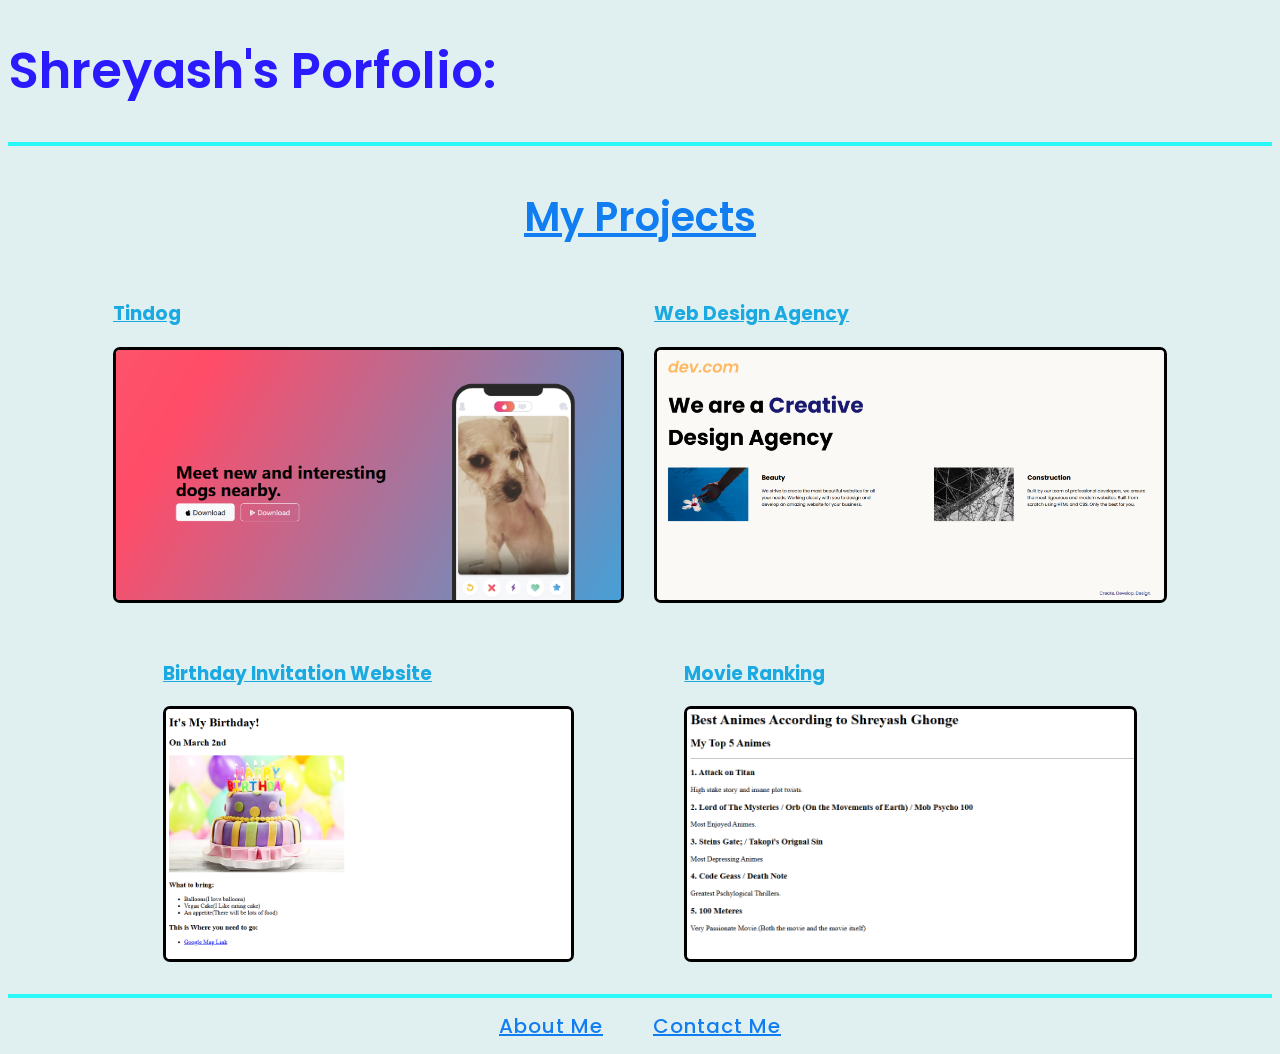
<file: index.html>
<!DOCTYPE html>
 <html lang="en">
 <head>
    <meta charset="UTF-8">
    <meta name="viewport" content="width=device-width, initial-scale=1.0">
    <link rel="stylesheet" href="./style.css">
    <link rel="preconnect" href="https://fonts.googleapis.com">
    <link rel="preconnect" href="https://fonts.gstatic.com" crossorigin>
    <link href="https://fonts.googleapis.com/css2?family=Baloo+Bhai+2:wght@400..800&family=Libre+Baskerville:ital,wght@0,400;0,700;1,400&family=Poppins:ital,wght@0,100;0,200;0,300;0,400;0,500;0,600;0,700;0,800;0,900;1,100;1,200;1,300;1,400;1,500;1,600;1,700;1,800;1,900&display=swap" rel="stylesheet">
    <title>My Portfolio</title>
 </head>
 <body>
    <h1>Shreyash's Porfolio:</h1>
    <hr />
    <div class="projects-container">

        <h2>My Projects</h2>

        <div class="projects">
            <div class="1">
                <a href="./public/TinDog/index.html">
                    <h3>Tindog</h3>
                </a>
                <img src="./assets/images/Tindog.png" alt="Tindog website screenshot">
            </div>

            <div class="2">
                <a href="./public/Web Design Agency/index.html">
                    <h3>Web Design Agency</h3>
                </a>
                <img src="./assets/images/design-agency.png" alt="design agency website screenshot">
            </div>

            <div class="3">
                <a href="./public/birthday invite.html">
                    <h3>Birthday Invitation Website</h3>
                </a>
                <img src="./assets/images/birthday-invite.png" alt="birthday invite website screenshot">
            </div>

            <div class="4">
                <a href="./public/movie ranking.html">
                    <h3>Movie Ranking</h3>
                </a>
                <img src="./assets/images/movie-ranking.png" alt="movie ranking website screenshot">
            </div>
        </div>

    </div>
    <hr />
    <div class="footer">
        <div class="about">
            <a href="./public/about.html">About Me</a>
        </div>
        <div class="conact">
            <a href="./public/contact.html">Contact Me</a>
        </div>
    </div>
 </body>
 </html>
</file>
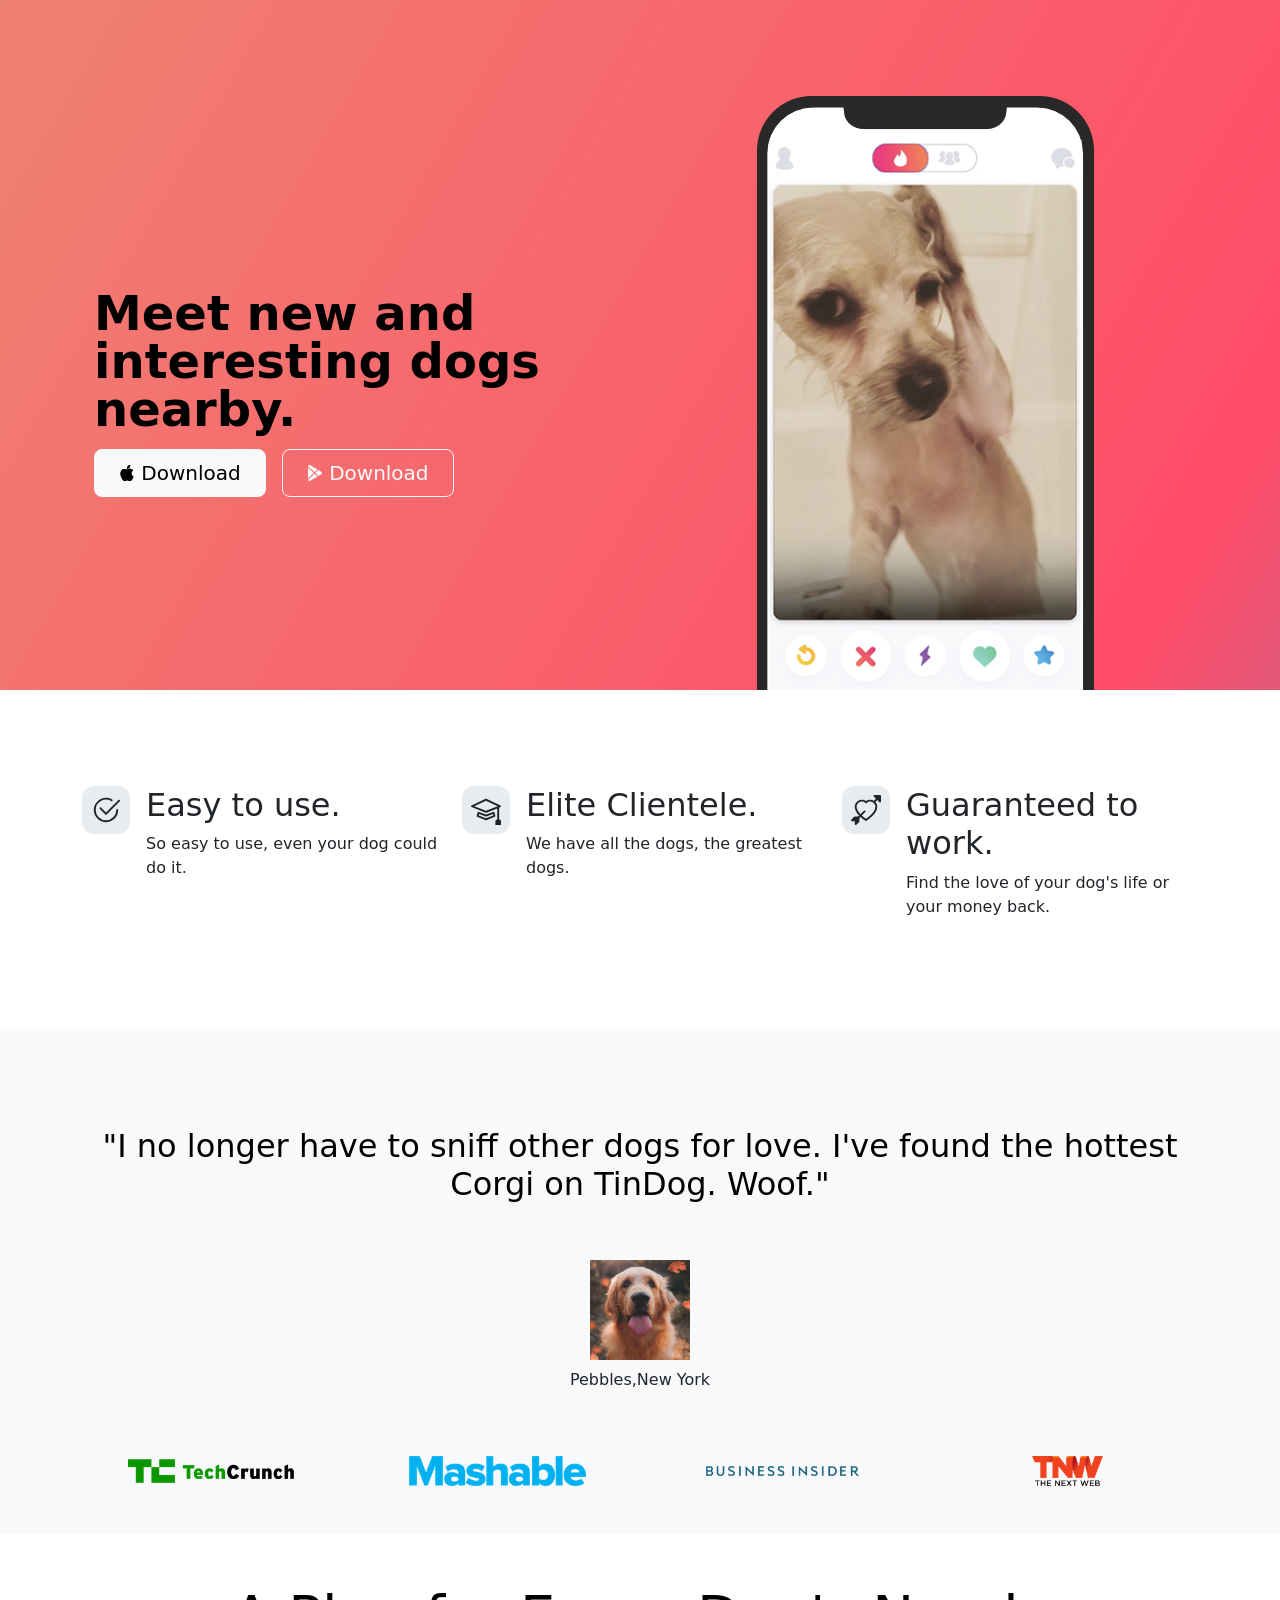
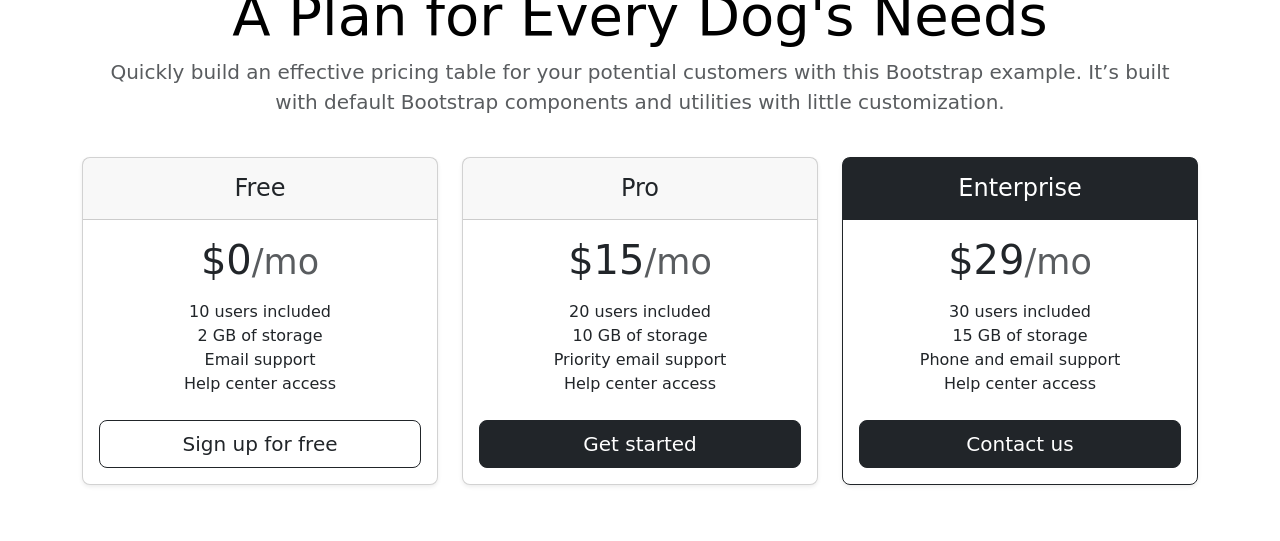
<file: public/TinDog/index.html>
<!DOCTYPE html>
<html lang="en">
  <head>
    <meta charset="UTF-8" />
    <meta name="viewport" content="width=device-width, initial-scale=1.0" />
    <title>TinDog</title>
    <link
      href="https://cdn.jsdelivr.net/npm/bootstrap@5.3.7/dist/css/bootstrap.min.css"
      rel="stylesheet"
      integrity="sha384-LN+7fdVzj6u52u30Kp6M/trliBMCMKTyK833zpbD+pXdCLuTusPj697FH4R/5mcr"
      crossorigin="anonymous"
    />
    <link rel="stylesheet" href="css/style.css" />
  </head>

  <body>
    <section id="title" class="gradient-background">
      <div class="container col-xxl-8 px-4 pt-5">
        <div class="row flex-lg-row-reverse align-items-center g-5 pt-5">
          <div class="col-10 col-sm-8 col-lg-6">
            <img
              src="images/iphone.png"
              class="d-block mx-lg-auto img-fluid"
              alt="Bootstrap Themes"
              loading="lazy"
            />
          </div>
          <div class="col-lg-6">
            <h1 class="display-5 fw-bold text-body-emphasis lh-1 mb-3">
              Meet new and interesting dogs nearby.
            </h1>
            <div class="d-grid gap-2 d-md-flex justify-content-md-start">
              <button type="button" class="btn btn-light btn-lg px-4 me-md-2">
                <svg
                  xmlns="http://www.w3.org/2000/svg"
                  width="16"
                  height="16"
                  fill="currentColor"
                  class="bi bi-apple mb-1"
                  viewBox="0 0 16 16"
                >
                  <path
                    d="M11.182.008C11.148-.03 9.923.023 8.857 1.18c-1.066 1.156-.902 2.482-.878 2.516.024.034 1.52.087 2.475-1.258.955-1.345.762-2.391.728-2.43Zm3.314 11.733c-.048-.096-2.325-1.234-2.113-3.422.212-2.189 1.675-2.789 1.698-2.854.023-.065-.597-.79-1.254-1.157a3.692 3.692 0 0 0-1.563-.434c-.108-.003-.483-.095-1.254.116-.508.139-1.653.589-1.968.607-.316.018-1.256-.522-2.267-.665-.647-.125-1.333.131-1.824.328-.49.196-1.422.754-2.074 2.237-.652 1.482-.311 3.83-.067 4.56.244.729.625 1.924 1.273 2.796.576.984 1.34 1.667 1.659 1.899.319.232 1.219.386 1.843.067.502-.308 1.408-.485 1.766-.472.357.013 1.061.154 1.782.539.571.197 1.111.115 1.652-.105.541-.221 1.324-1.059 2.238-2.758.347-.79.505-1.217.473-1.282Z"
                  />
                  <path
                    d="M11.182.008C11.148-.03 9.923.023 8.857 1.18c-1.066 1.156-.902 2.482-.878 2.516.024.034 1.52.087 2.475-1.258.955-1.345.762-2.391.728-2.43Zm3.314 11.733c-.048-.096-2.325-1.234-2.113-3.422.212-2.189 1.675-2.789 1.698-2.854.023-.065-.597-.79-1.254-1.157a3.692 3.692 0 0 0-1.563-.434c-.108-.003-.483-.095-1.254.116-.508.139-1.653.589-1.968.607-.316.018-1.256-.522-2.267-.665-.647-.125-1.333.131-1.824.328-.49.196-1.422.754-2.074 2.237-.652 1.482-.311 3.83-.067 4.56.244.729.625 1.924 1.273 2.796.576.984 1.34 1.667 1.659 1.899.319.232 1.219.386 1.843.067.502-.308 1.408-.485 1.766-.472.357.013 1.061.154 1.782.539.571.197 1.111.115 1.652-.105.541-.221 1.324-1.059 2.238-2.758.347-.79.505-1.217.473-1.282Z"
                  />
                </svg>
                Download
              </button>
              <button type="button" class="btn btn-outline-light btn-lg px-4">
                <svg
                  xmlns="http://www.w3.org/2000/svg"
                  width="16"
                  height="16"
                  fill="currentColor"
                  class="bi bi-google-play mb-1"
                  viewBox="0 0 16 16"
                >
                  <path
                    d="M14.222 9.374c1.037-.61 1.037-2.137 0-2.748L11.528 5.04 8.32 8l3.207 2.96 2.694-1.586Zm-3.595 2.116L7.583 8.68 1.03 14.73c.201 1.029 1.36 1.61 2.303 1.055l7.294-4.295ZM1 13.396V2.603L6.846 8 1 13.396ZM1.03 1.27l6.553 6.05 3.044-2.81L3.333.215C2.39-.341 1.231.24 1.03 1.27Z"
                  />
                </svg>
                Download
              </button>
            </div>
          </div>
        </div>
      </div>
    </section>
    <section id="features">
      <div class="container py-5" id="hanging-icons">
        <div class="row g-4 py-5 row-cols-1 row-cols-lg-3">
          <div class="col d-flex align-items-start">
            <div
              class="icon-square bg-body-secondary text-dark flex-shrink-0 me-3 d-flex align-items-center justify-content-center"
            >
              <svg
                xmlns="http://www.w3.org/2000/svg"
                height="30"
                fill="currentColor"
                class="bi bi-check2-circle"
                viewBox="0 0 16 16"
              >
                <path
                  d="M2.5 8a5.5 5.5 0 0 1 8.25-4.764.5.5 0 0 0 .5-.866A6.5 6.5 0 1 0 14.5 8a.5.5 0 0 0-1 0 5.5 5.5 0 1 1-11 0z"
                />
                <path
                  d="M15.354 3.354a.5.5 0 0 0-.708-.708L8 9.293 5.354 6.646a.5.5 0 1 0-.708.708l3 3a.5.5 0 0 0 .708 0l7-7z"
                />
              </svg>
            </div>
            <div>
              <h2>Easy to use.</h2>
              <p>So easy to use, even your dog could do it.</p>
            </div>
          </div>
          <div class="col d-flex align-items-start">
            <div
              class="icon-square bg-body-secondary text-dark flex-shrink-0 me-3 d-flex align-items-center justify-content-center"
            >
              <svg
                xmlns="http://www.w3.org/2000/svg"
                height="30"
                fill="currentColor"
                class="bi bi-mortarboard"
                viewBox="0 0 16 16"
              >
                <path
                  d="M8.211 2.047a.5.5 0 0 0-.422 0l-7.5 3.5a.5.5 0 0 0 .025.917l7.5 3a.5.5 0 0 0 .372 0L14 7.14V13a1 1 0 0 0-1 1v2h3v-2a1 1 0 0 0-1-1V6.739l.686-.275a.5.5 0 0 0 .025-.917l-7.5-3.5ZM8 8.46 1.758 5.965 8 3.052l6.242 2.913L8 8.46Z"
                />
                <path
                  d="M4.176 9.032a.5.5 0 0 0-.656.327l-.5 1.7a.5.5 0 0 0 .294.605l4.5 1.8a.5.5 0 0 0 .372 0l4.5-1.8a.5.5 0 0 0 .294-.605l-.5-1.7a.5.5 0 0 0-.656-.327L8 10.466 4.176 9.032Zm-.068 1.873.22-.748 3.496 1.311a.5.5 0 0 0 .352 0l3.496-1.311.22.748L8 12.46l-3.892-1.556Z"
                />
              </svg>
            </div>
            <div>
              <h2>Elite Clientele.</h2>
              <p>We have all the dogs, the greatest dogs.</p>
            </div>
          </div>
          <div class="col d-flex align-items-start">
            <div
              class="icon-square bg-body-secondary text-dark flex-shrink-0 me-3 d-flex align-items-center justify-content-center"
            >
              <svg
                xmlns="http://www.w3.org/2000/svg"
                height="30"
                fill="currentColor"
                class="bi bi-arrow-through-heart"
                viewBox="0 0 16 16"
              >
                <path
                  fill-rule="evenodd"
                  d="M2.854 15.854A.5.5 0 0 1 2 15.5V14H.5a.5.5 0 0 1-.354-.854l1.5-1.5A.5.5 0 0 1 2 11.5h1.793l.53-.53c-.771-.802-1.328-1.58-1.704-2.32-.798-1.575-.775-2.996-.213-4.092C3.426 2.565 6.18 1.809 8 3.233c1.25-.98 2.944-.928 4.212-.152L13.292 2 12.147.854A.5.5 0 0 1 12.5 0h3a.5.5 0 0 1 .5.5v3a.5.5 0 0 1-.854.354L14 2.707l-1.006 1.006c.236.248.44.531.6.845.562 1.096.585 2.517-.213 4.092-.793 1.563-2.395 3.288-5.105 5.08L8 13.912l-.276-.182a21.86 21.86 0 0 1-2.685-2.062l-.539.54V14a.5.5 0 0 1-.146.354l-1.5 1.5Zm2.893-4.894A20.419 20.419 0 0 0 8 12.71c2.456-1.666 3.827-3.207 4.489-4.512.679-1.34.607-2.42.215-3.185-.817-1.595-3.087-2.054-4.346-.761L8 4.62l-.358-.368c-1.259-1.293-3.53-.834-4.346.761-.392.766-.464 1.845.215 3.185.323.636.815 1.33 1.519 2.065l1.866-1.867a.5.5 0 1 1 .708.708L5.747 10.96Z"
                />
              </svg>
            </div>
            <div>
              <h2>Guaranteed to work.</h2>
              <p>Find the love of your dog's life or your money back.</p>
            </div>
          </div>
        </div>
      </div>
    </section>

    <section id="testimonial">
      <div class="p-5 text-center bg-body-tertiary">
        <div class="container py-5">
          <h2 class="text-body-emphasis">
            "I no longer have to sniff other dogs for love. I've found the
            hottest Corgi on TinDog. Woof."
          </h2>

          <div class="dog-profile">
            <img src="images/dog-img.jpg" height="100" class="mb-2 mt-5" />
            <p>Pebbles,New York</p>
          </div>
        </div>

        <div class="container">
          <div class="row">
            <div class="col-lg-3 col-sm-12">
              <img src="./images/techcrunch.png" height="30" />
            </div>
            <div class="col-lg-3 col-sm-12">
              <img src="./images/mashable.png" height="30" />
            </div>
            <div class="col-lg-3 col-sm-12">
              <img src="./images/bizinsider.png" height="30" />
            </div>
            <div class="col-lg-3 col-sm-12">
              <img src="./images/tnw.png" height="30" />
            </div>
          </div>
        </div>
      </div>
    </section>

    <section id="pricing">
      <div class="container py-3">
          <div class="pricing-header p-3 pb-md-4 mx-auto text-center mt-3">
            <h2 class="display-4 fw-normal text-body-emphasis">A Plan for Every Dog's Needs</h2>
            <p class="fs-5 text-body-secondary">
              Quickly build an effective pricing table for your potential customers with this Bootstrap example. It’s built with default Bootstrap components and utilities with little customization.
            </p>
          </div>
          <div class="row row-cols-1 row-cols-md-3 mb-3 text-center">
            <div class="col">
              <div class="card mb-4 rounded-3 shadow-sm">
                <div class="card-header py-3">
                  <h4 class="my-0 fw-normal">Free</h4>
                </div>
                <div class="card-body">
                  <h1 class="card-title pricing-card-title">
                    $0<small class="text-body-secondary fw-light">/mo</small>
                  </h1>
                  <ul class="list-unstyled mt-3 mb-4">
                    <li>10 users included</li>
                    <li>2 GB of storage</li>
                    <li>Email support</li>
                    <li>Help center access</li>
                  </ul>
                  <button
                    type="button"
                    class="w-100 btn btn-lg btn-outline-dark"
                  >
                    Sign up for free
                  </button>
                </div>
              </div>
            </div>
            <div class="col">
              <div class="card mb-4 rounded-3 shadow-sm">
                <div class="card-header py-3">
                  <h4 class="my-0 fw-normal">Pro</h4>
                </div>
                <div class="card-body">
                  <h1 class="card-title pricing-card-title">
                    $15<small class="text-body-secondary fw-light">/mo</small>
                  </h1>
                  <ul class="list-unstyled mt-3 mb-4">
                    <li>20 users included</li>
                    <li>10 GB of storage</li>
                    <li>Priority email support</li>
                    <li>Help center access</li>
                  </ul>
                  <button type="button" class="w-100 btn btn-lg btn-dark">
                    Get started
                  </button>
                </div>
              </div>
            </div>
            <div class="col">
              <div class="card mb-4 rounded-3 shadow-sm border-dark">
                <div class="card-header py-3 text-bg-dark border-dark">
                  <h4 class="my-0 fw-normal">Enterprise</h4>
                </div>
                <div class="card-body">
                  <h1 class="card-title pricing-card-title">
                    $29<small class="text-body-secondary fw-light">/mo</small>
                  </h1>
                  <ul class="list-unstyled mt-3 mb-4">
                    <li>30 users included</li>
                    <li>15 GB of storage</li>
                    <li>Phone and email support</li>
                    <li>Help center access</li>
                  </ul>
                  <button type="button" class="w-100 btn btn-lg btn-dark">
                    Contact us
                  </button>
                </div>
              </div>
            </div>
          </div>
      </div>
    </section>
    
    <section id="footer"></section>
  </body>
</html>
</file>
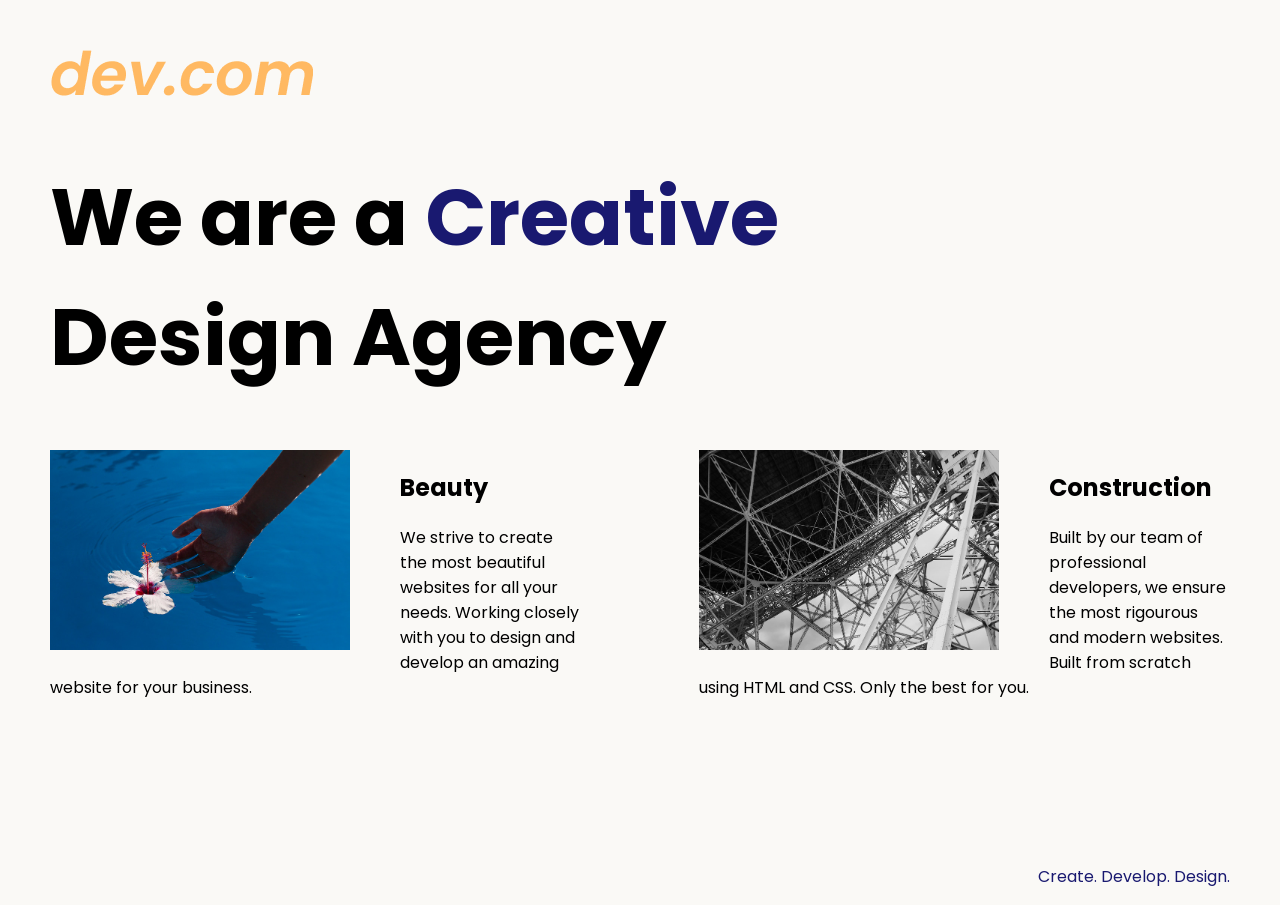
<file: public/Web Design Agency/index.html>
<!DOCTYPE html>
<html lang="en">

<head>
  <meta charset="UTF-8">
  <meta name="viewport" content="width=device-width, initial-scale=1.0">
  <title>Agency</title>
  <link rel="stylesheet" href="./style.css">
  <link rel="preconnect" href="https://fonts.googleapis.com">
  <link rel="preconnect" href="https://fonts.gstatic.com" crossorigin>
  <link href="https://fonts.googleapis.com/css2?family=Poppins:wght@400;700&display=swap" rel="stylesheet">
</head>

<body>
  <div class="main">
    <img class="logo" src="./assets/images/logo.png" alt="logo">
    <h1>We are a <span>Creative</span> <br> Design Agency</h1>
    <div class="left card">
      <img class="tile-image" src="./assets/images/beautiful.jpg" alt="hand and flower in water">
        <h2 class="card-title">Beauty</h2>
      <p class="card-text">We strive to create the most beautiful websites for all your needs. Working closely with you
        to
        design and
        develop an amazing website for your business.</p>
    </div>

    <div class="right card">
      <img class="tile-image" src="./assets/images/construction.jpg" alt="metal structure">
        <h2 class="card-title">Construction</h2>
      <p>Built by our team of professional developers, we ensure the most rigourous and modern websites. Built from
        scratch using HTML and CSS. Only the best for you.</p>
    </div>

  </div>
  <footer>
    <p>Create. Develop. Design.</p>
  </footer>
</body>

</html>
</file>
<file: style.css>
*{
    font-family: "poppins", sans-serif;
}

body{
    background-color: rgb(224, 240, 240);
}

h1{
    font-size: 50px;
    font-weight: 600;
    color: rgb(42, 27, 254);
}

hr{
    height: 4px;
    background-color: rgb(43, 248, 248);
    border: none;
}

.projects-container{
    display: flex;
    flex-direction: column;
    align-items: center;
    margin-bottom: 25px;
}

.projects-container h2{
    font-size: 40px;
    font-weight: 600;
    color: rgb(16, 125, 241);
    text-decoration: underline;
}

.projects{
    display: grid;
    grid-template-columns: auto auto;
    grid-template-rows: auto auto;
    gap: 30px;
    margin: 0px 20% 0px 20%;
}

.projects *{
    justify-self: center;
}

.projects img{
    height: 250px;
    border: 3px solid black;
    border-radius: 7px;
}

.projects a{
    color: rgb(26, 169, 225);
}

.footer{
    display: flex;
    gap: 50px;
    height: 40px;
    justify-content: center;
    align-items: center;
    font-weight: 500;
    letter-spacing: 1px;
}

.footer a{
    color: rgb(16, 125, 241);
    font-size: 20px;
}
</file>
<file: public/TinDog/css/style.css>
.gradient-background {
  background: linear-gradient(300deg, #00bfff, #ff4c68, #ef8172);
  background-size: 180% 180%;
  animation: gradient-animation 18s ease infinite;
}

@keyframes gradient-animation {
  0% {
    background-position: 0% 50%;
  }
  50% {
    background-position: 100% 50%;
  }
  100% {
    background-position: 0% 50%;
  }
}

.icon-square {
  width: 3rem;
  height: 3rem;
  border-radius: 0.75rem;
}

.profile-img {
  height: 100px;
  border-radius: 50%;
}
</file>
<file: public/Web Design Agency/style.css>
body {
  font-family: "Poppins", sans-serif;
  margin: 50px 50px 0 50px;
  background-color: #faf9f6;
  display: flex;
  flex-direction: column;
  min-height: 95vh;
}

.main {
  flex: 1;
  margin: auto;
}

h1 {
  font-size: 5rem;
}

h1 span {
  color: #191970;
}

.card {
  width: 45%;
}

.left {
  float: left;
}

.right {
  float: right;
}

.tile-image {
  height: 200px;
  float: left;
  margin-right: 50px;
}

footer {
  text-align: right;
  color: midnightblue;
}

@media (max-width: 850px) {
  h1 {
    font-size: 3.5rem;
    text-align: center;
  }

  .logo {
    height: 25px;
  }
}

@media (max-width: 750px) {

  .right, .left {
    float: none;
    text-align: center;
    width: 90%;
    margin-bottom: 50px;
  }

  .tile-image {
    object-fit: cover;
    width: 100%;
    margin: 0px 25px 20px 25px;
  }
}
</file>
